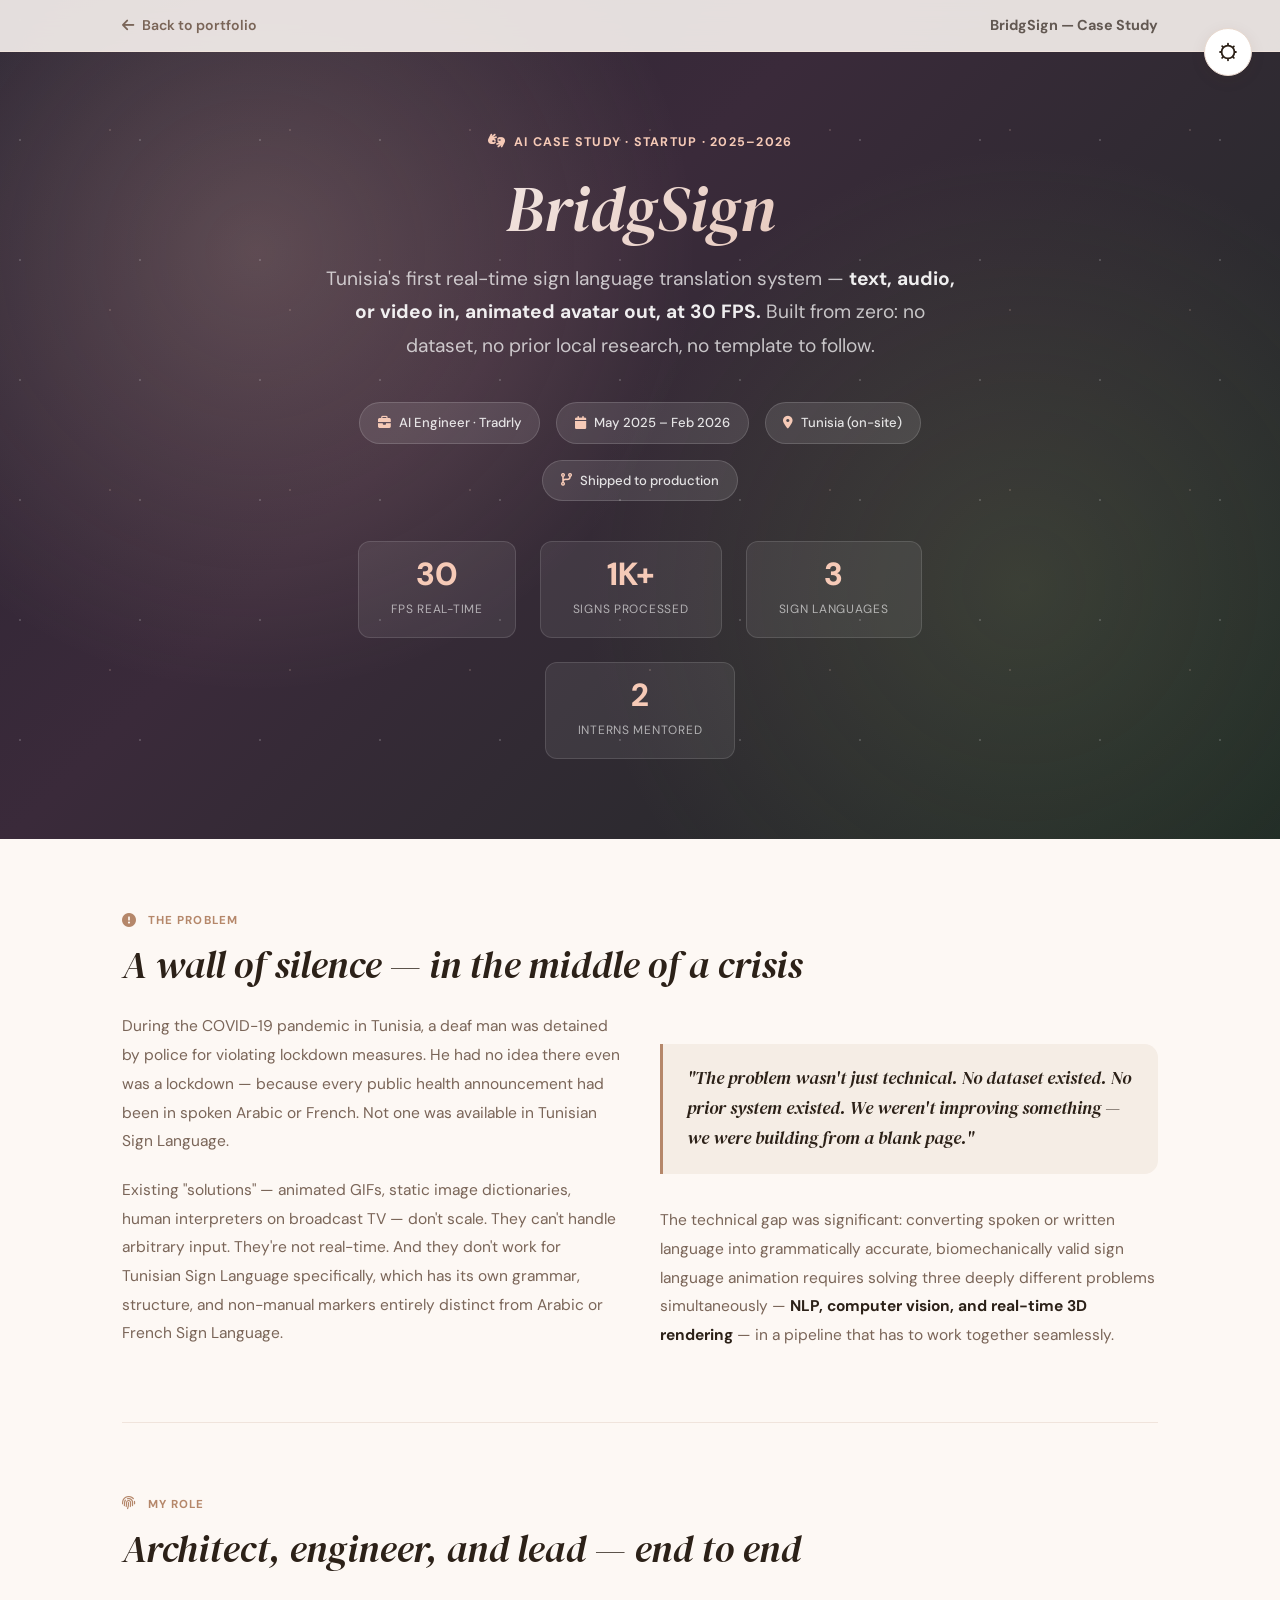
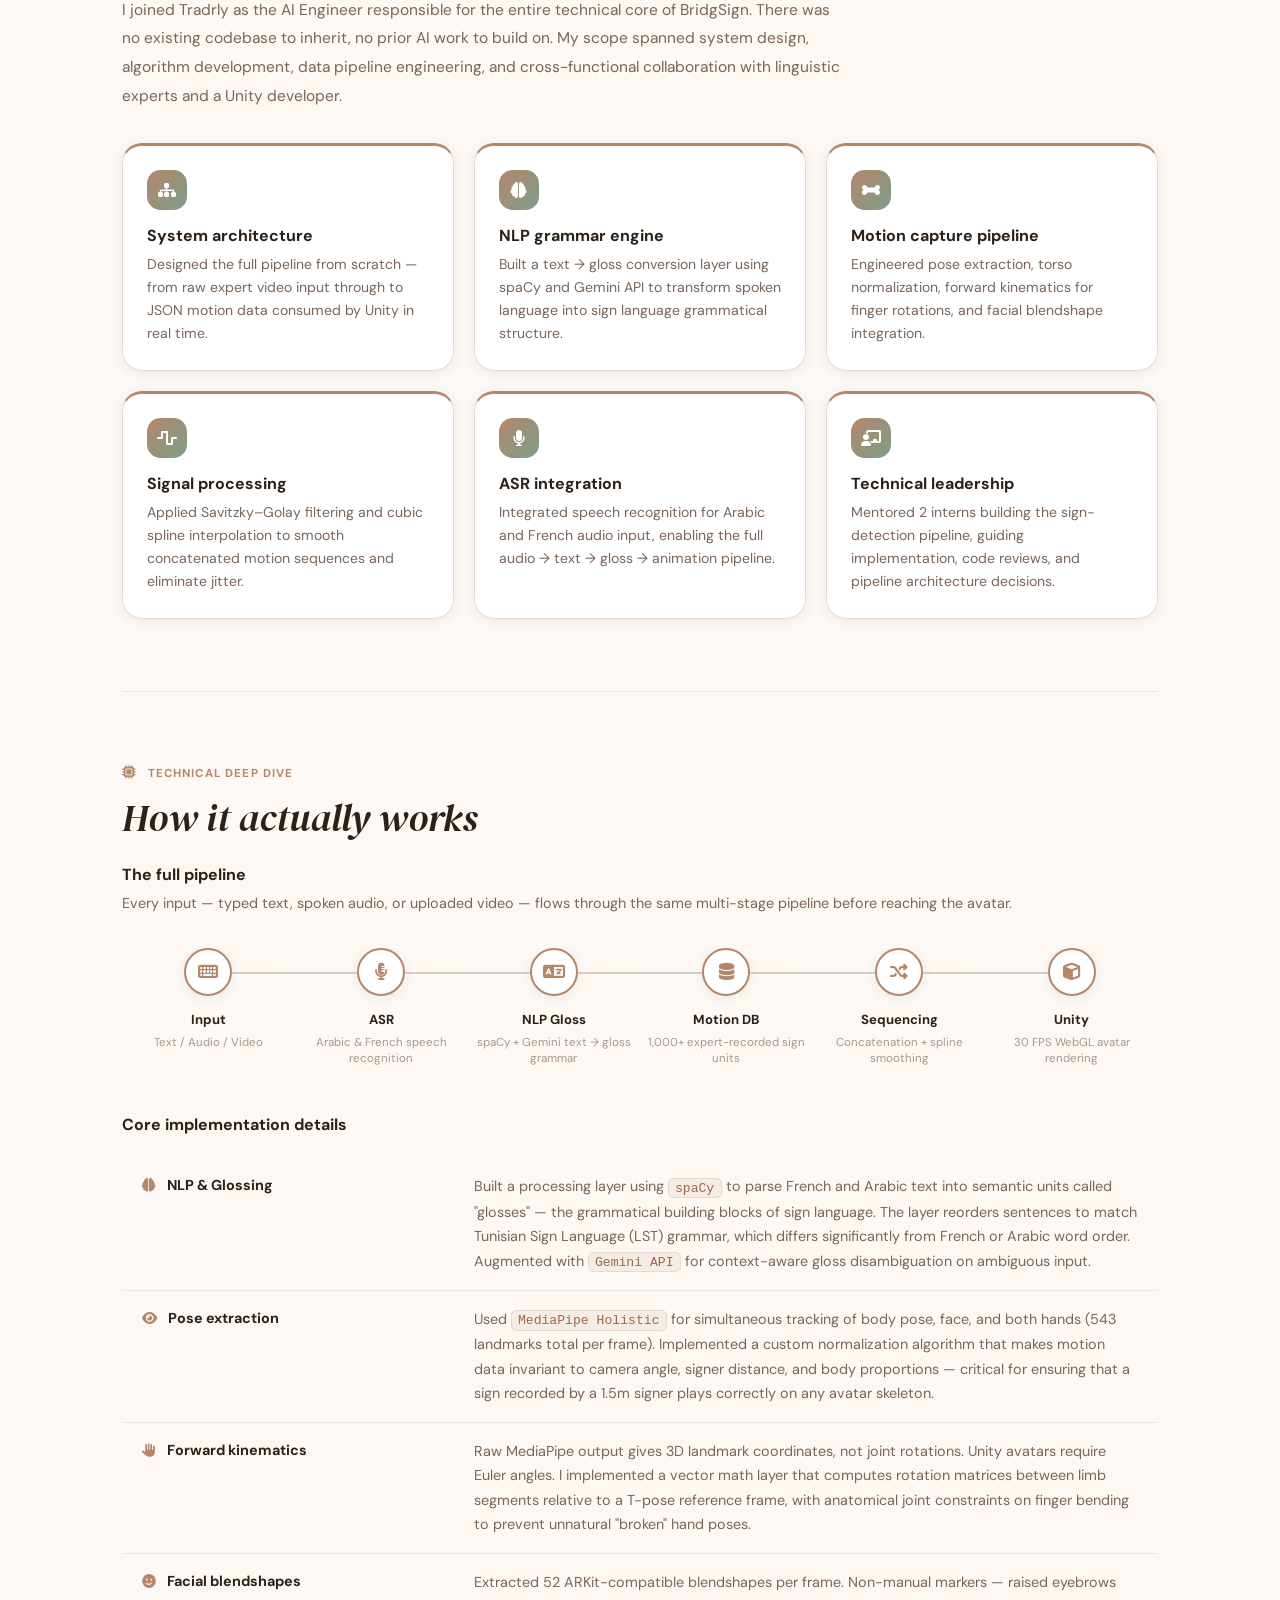
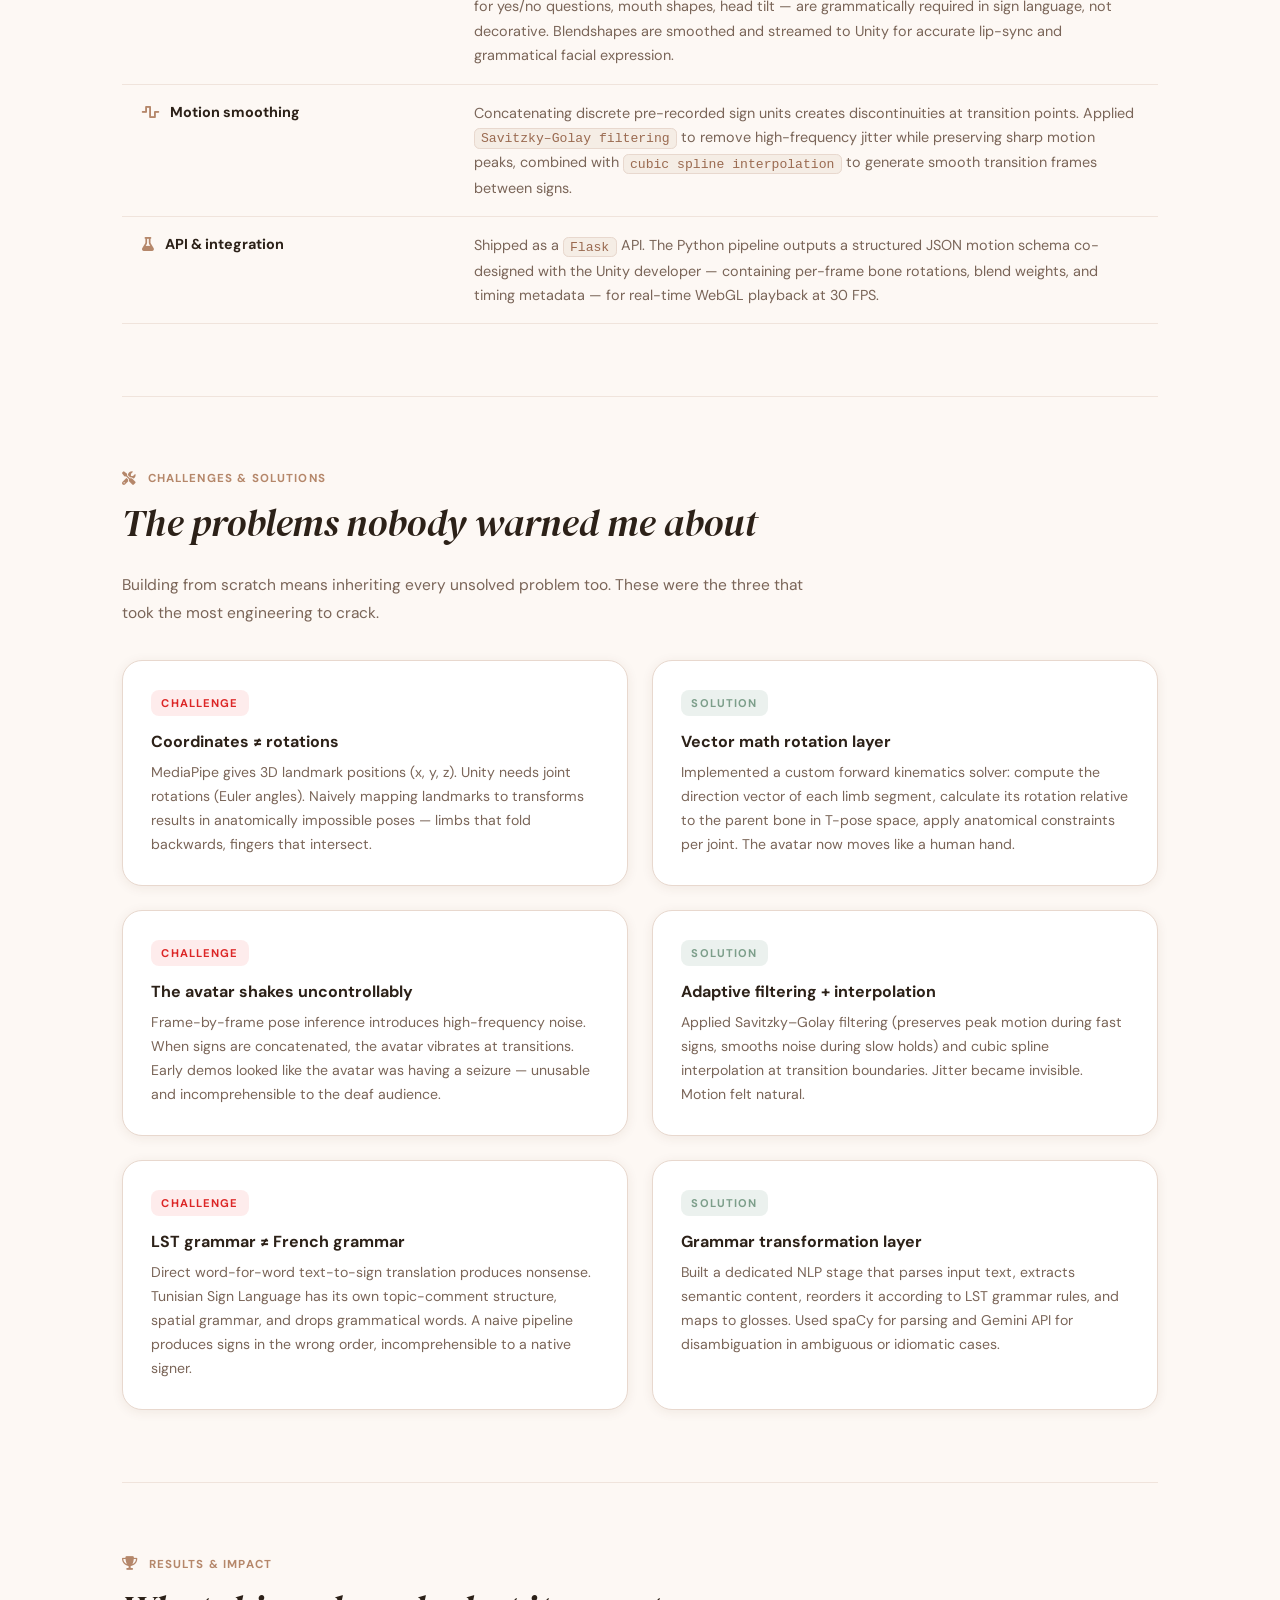
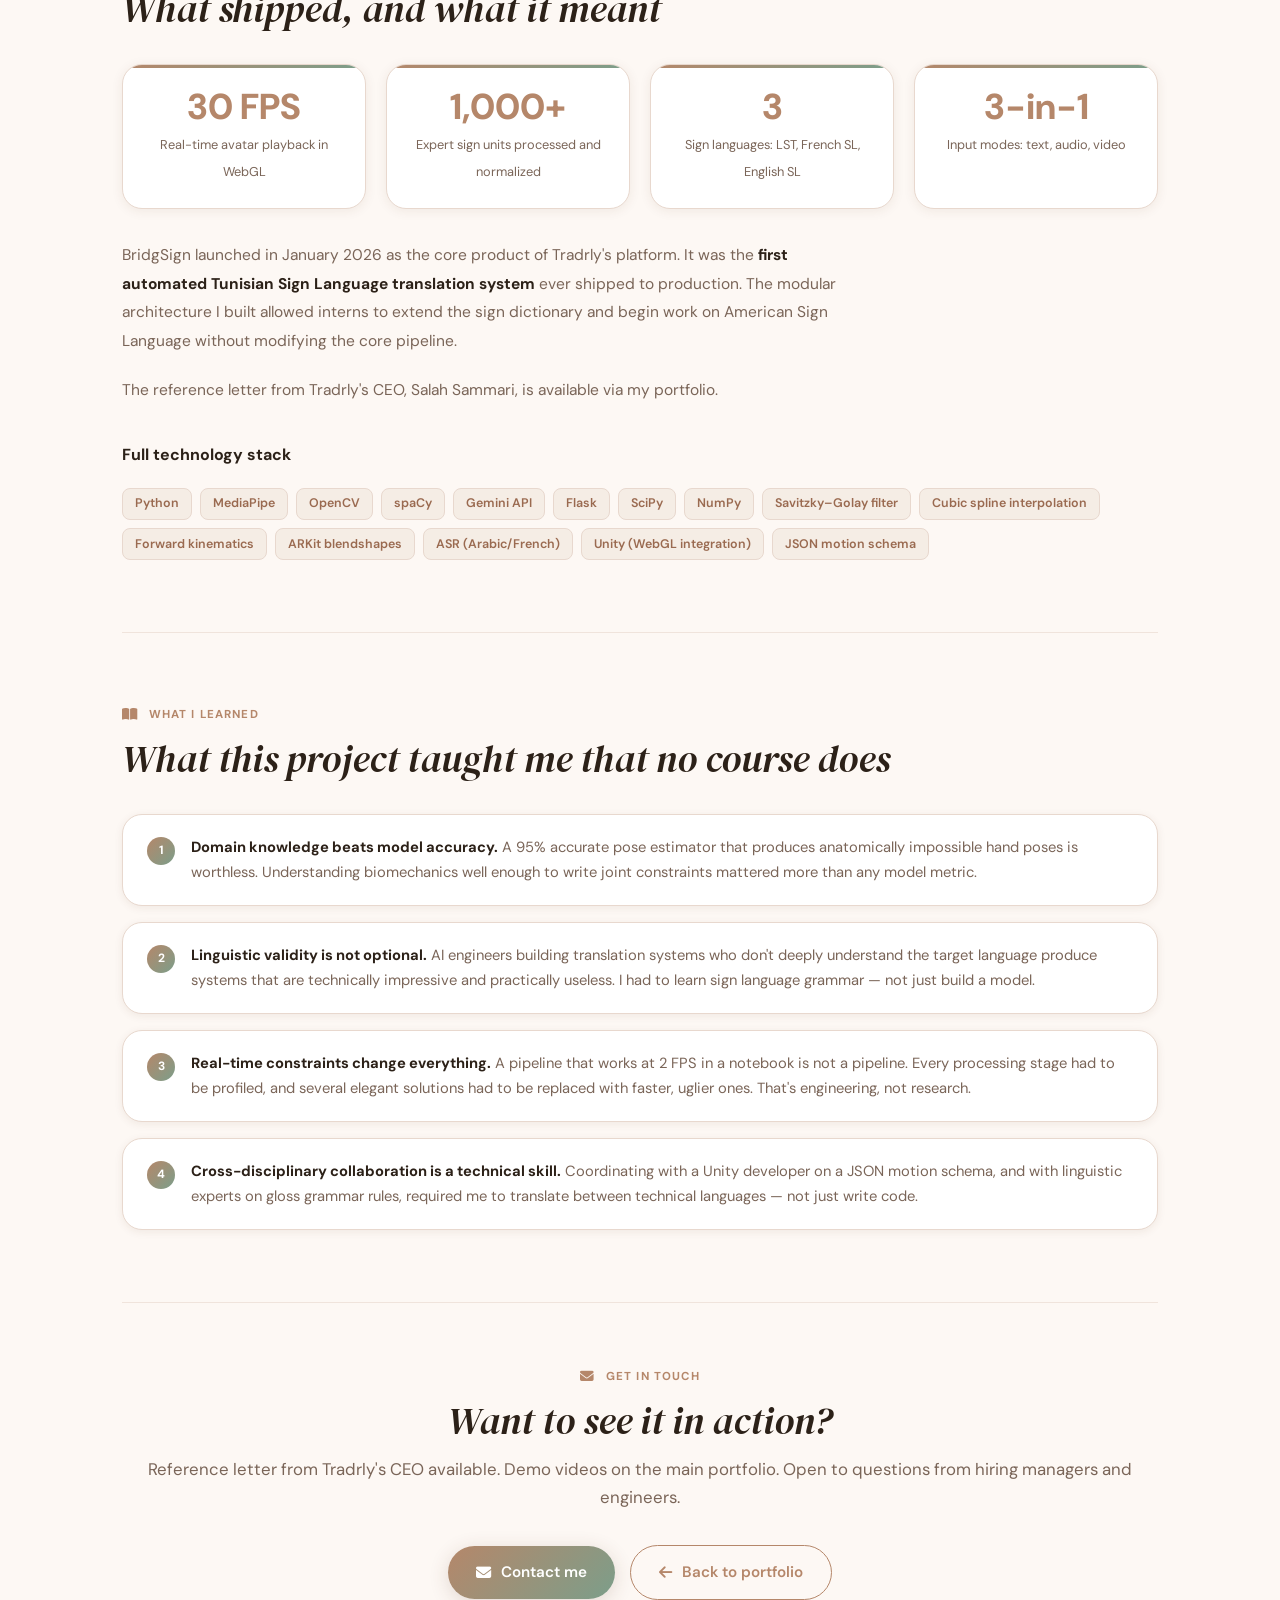
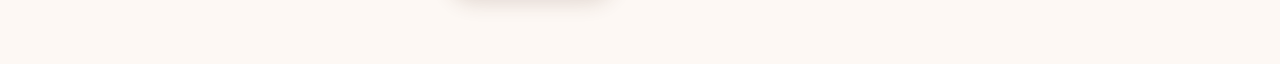
<file: Bridgsign.html>
<!DOCTYPE html>
<html lang="en" data-theme="light">

<head>
  <meta charset="UTF-8">
  <meta name="viewport" content="width=device-width, initial-scale=1.0">
  <title>BridgSign — Case Study · Mariem Aissa</title>
  <link rel="stylesheet" href="css/style.css">
  <link rel="stylesheet" href="css/bridgsign.css">
  <link rel="stylesheet" href="https://cdnjs.cloudflare.com/ajax/libs/font-awesome/6.4.0/css/all.min.css">
</head>

<body>

  <!-- NAV -->
  <nav class="cs-nav">
    <div class="cs-nav-inner">
      <a href="index.html" class="cs-back">
        <i class="fas fa-arrow-left"></i> Back to portfolio
      </a>
      <span class="cs-nav-title">BridgSign — Case Study</span>
      <button class="theme-toggle" id="themeToggle" aria-label="Toggle theme">
        <svg id="sunIcon" xmlns="http://www.w3.org/2000/svg" fill="none" viewBox="0 0 24 24" stroke="currentColor">
          <path stroke-linecap="round" stroke-linejoin="round" stroke-width="2"
            d="M12 3v1m0 16v1m8.66-9h-1M4.34 12h-1m15.07-6.07-.71.71M6.34 17.66l-.71.71m12.73 0-.71-.71M6.34 6.34l-.71-.71M12 5a7 7 0 1 1 0 14A7 7 0 0 1 12 5z" />
        </svg>
        <svg id="moonIcon" xmlns="http://www.w3.org/2000/svg" fill="none" viewBox="0 0 24 24" stroke="currentColor"
          style="display:none">
          <path stroke-linecap="round" stroke-linejoin="round" stroke-width="2"
            d="M21 12.79A9 9 0 1 1 11.21 3 7 7 0 0 0 21 12.79z" />
        </svg>
      </button>
    </div>
  </nav>

  <!-- HERO -->
  <section class="cs-hero">
    <div class="cs-hero-bg"></div>
    <div class="cs-hero-dots"></div>
    <div class="cs-hero-content">
      <div class="cs-eyebrow">
        <i class="fas fa-hands-asl-interpreting"></i>
        AI Case Study · Startup · 2025–2026
      </div>
      <h1 class="cs-hero-title">BridgSign</h1>
      <p class="cs-hero-sub">
        Tunisia's first real-time sign language translation system —
        <strong>text, audio, or video in, animated avatar out, at 30 FPS.</strong>
        Built from zero: no dataset, no prior local research, no template to follow.
      </p>
      <div class="cs-meta-row">
        <span class="cs-meta-pill"><i class="fas fa-briefcase"></i> AI Engineer · Tradrly</span>
        <span class="cs-meta-pill"><i class="fas fa-calendar"></i> May 2025 – Feb 2026</span>
        <span class="cs-meta-pill"><i class="fas fa-map-marker-alt"></i> Tunisia (on-site)</span>
        <span class="cs-meta-pill"><i class="fas fa-code-branch"></i> Shipped to production</span>
      </div>
      <div class="cs-stat-row">
        <div class="cs-stat">
          <span class="cs-stat-val">30</span>
          <span class="cs-stat-lbl">FPS real-time</span>
        </div>
        <div class="cs-stat">
          <span class="cs-stat-val">1K+</span>
          <span class="cs-stat-lbl">Signs processed</span>
        </div>
        <div class="cs-stat">
          <span class="cs-stat-val">3</span>
          <span class="cs-stat-lbl">Sign languages</span>
        </div>
        <div class="cs-stat">
          <span class="cs-stat-val">2</span>
          <span class="cs-stat-lbl">Interns mentored</span>
        </div>
      </div>
    </div>
  </section>

  <div class="cs-body">

    <!-- THE PROBLEM -->
    <section class="cs-section">
      <div class="cs-section-label"><i class="fas fa-exclamation-circle"></i> The Problem</div>
      <h2 class="cs-section-title">A wall of silence — in the middle of a crisis</h2>
      <div class="cs-two-col">
        <div class="cs-prose">
          <p>
            During the COVID-19 pandemic in Tunisia, a deaf man was detained by police for violating lockdown measures.
            He had no idea there even was a lockdown — because every public health announcement had been in spoken
            Arabic or French.
            Not one was available in Tunisian Sign Language.
          </p>
          <p>
            Existing "solutions" — animated GIFs, static image dictionaries, human interpreters on broadcast TV —
            don't scale. They can't handle arbitrary input. They're not real-time. And they don't work for Tunisian Sign
            Language specifically,
            which has its own grammar, structure, and non-manual markers entirely distinct from Arabic or French Sign
            Language.
          </p>
        </div>
        <div>
          <div class="cs-pull-quote">
            <p>"The problem wasn't just technical. No dataset existed. No prior system existed. We weren't improving
              something — we were building from a blank page."</p>
          </div>
          <div class="cs-prose" style="margin-top:1.5rem;">
            <p>
              The technical gap was significant: converting spoken or written language into grammatically accurate,
              biomechanically valid sign language animation requires solving three deeply different problems
              simultaneously — <strong>NLP, computer vision, and real-time 3D rendering</strong> — in a pipeline that
              has to work together seamlessly.
            </p>
          </div>
        </div>
      </div>
    </section>

    <!-- MY ROLE -->
    <section class="cs-section">
      <div class="cs-section-label"><i class="fas fa-fingerprint"></i> My Role</div>
      <h2 class="cs-section-title">Architect, engineer, and lead — end to end</h2>
      <div class="cs-prose" style="max-width:720px; margin-bottom:1rem;">
        <p>
          I joined Tradrly as the AI Engineer responsible for the entire technical core of BridgSign.
          There was no existing codebase to inherit, no prior AI work to build on.
          My scope spanned system design, algorithm development, data pipeline engineering, and cross-functional
          collaboration with linguistic experts and a Unity developer.
        </p>
      </div>
      <div class="cs-card-grid">
        <div class="cs-card">
          <div class="cs-card-icon"><i class="fas fa-sitemap"></i></div>
          <h3>System architecture</h3>
          <p>Designed the full pipeline from scratch — from raw expert video input through to JSON motion data consumed
            by Unity in real time.</p>
        </div>
        <div class="cs-card">
          <div class="cs-card-icon"><i class="fas fa-brain"></i></div>
          <h3>NLP grammar engine</h3>
          <p>Built a text → gloss conversion layer using spaCy and Gemini API to transform spoken language into sign
            language grammatical structure.</p>
        </div>
        <div class="cs-card">
          <div class="cs-card-icon"><i class="fas fa-bone"></i></div>
          <h3>Motion capture pipeline</h3>
          <p>Engineered pose extraction, torso normalization, forward kinematics for finger rotations, and facial
            blendshape integration.</p>
        </div>
        <div class="cs-card">
          <div class="cs-card-icon"><i class="fas fa-wave-square"></i></div>
          <h3>Signal processing</h3>
          <p>Applied Savitzky–Golay filtering and cubic spline interpolation to smooth concatenated motion sequences and
            eliminate jitter.</p>
        </div>
        <div class="cs-card">
          <div class="cs-card-icon"><i class="fas fa-microphone"></i></div>
          <h3>ASR integration</h3>
          <p>Integrated speech recognition for Arabic and French audio input, enabling the full audio → text → gloss →
            animation pipeline.</p>
        </div>
        <div class="cs-card">
          <div class="cs-card-icon"><i class="fas fa-chalkboard-teacher"></i></div>
          <h3>Technical leadership</h3>
          <p>Mentored 2 interns building the sign-detection pipeline, guiding implementation, code reviews, and pipeline
            architecture decisions.</p>
        </div>
      </div>
    </section>

    <!-- TECHNICAL DEEP DIVE -->
    <section class="cs-section">
      <div class="cs-section-label"><i class="fas fa-microchip"></i> Technical Deep Dive</div>
      <h2 class="cs-section-title">How it actually works</h2>

      <!-- Pipeline -->
      <h3 style="font-size:1rem; font-weight:700; color:var(--text); margin-bottom:0.5rem;">The full pipeline</h3>
      <p style="color:var(--text-light); font-size:0.9rem; margin-bottom:1rem;">
        Every input — typed text, spoken audio, or uploaded video — flows through the same multi-stage pipeline before
        reaching the avatar.
      </p>
      <div class="cs-pipeline">
        <div class="cs-pipeline-track">
          <div class="cs-pipe-step">
            <div class="cs-pipe-icon"><i class="fas fa-keyboard"></i></div>
            <span class="cs-pipe-name">Input</span>
            <span class="cs-pipe-desc">Text / Audio / Video</span>
          </div>
          <div class="cs-pipe-step">
            <div class="cs-pipe-icon"><i class="fas fa-microphone-alt"></i></div>
            <span class="cs-pipe-name">ASR</span>
            <span class="cs-pipe-desc">Arabic & French speech recognition</span>
          </div>
          <div class="cs-pipe-step">
            <div class="cs-pipe-icon"><i class="fas fa-language"></i></div>
            <span class="cs-pipe-name">NLP Gloss</span>
            <span class="cs-pipe-desc">spaCy + Gemini text → gloss grammar</span>
          </div>
          <div class="cs-pipe-step">
            <div class="cs-pipe-icon"><i class="fas fa-database"></i></div>
            <span class="cs-pipe-name">Motion DB</span>
            <span class="cs-pipe-desc">1,000+ expert-recorded sign units</span>
          </div>
          <div class="cs-pipe-step">
            <div class="cs-pipe-icon"><i class="fas fa-random"></i></div>
            <span class="cs-pipe-name">Sequencing</span>
            <span class="cs-pipe-desc">Concatenation + spline smoothing</span>
          </div>
          <div class="cs-pipe-step">
            <div class="cs-pipe-icon"><i class="fas fa-cube"></i></div>
            <span class="cs-pipe-name">Unity</span>
            <span class="cs-pipe-desc">30 FPS WebGL avatar rendering</span>
          </div>
        </div>
      </div>

      <!-- Implementation details -->
      <h3 style="font-size:1rem; font-weight:700; color:var(--text); margin:2.5rem 0 0.5rem;">Core implementation
        details</h3>
      <table class="cs-tech-table">
        <tbody>
          <tr>
            <th><i class="fas fa-brain"></i> NLP & Glossing</th>
            <td>
              Built a processing layer using <code>spaCy</code> to parse French and Arabic text into semantic units
              called "glosses" — the grammatical building blocks of sign language.
              The layer reorders sentences to match Tunisian Sign Language (LST) grammar, which differs significantly
              from French or Arabic word order.
              Augmented with <code>Gemini API</code> for context-aware gloss disambiguation on ambiguous input.
            </td>
          </tr>
          <tr>
            <th><i class="fas fa-eye"></i> Pose extraction</th>
            <td>
              Used <code>MediaPipe Holistic</code> for simultaneous tracking of body pose, face, and both hands (543
              landmarks total per frame).
              Implemented a custom normalization algorithm that makes motion data invariant to camera angle, signer
              distance, and body proportions —
              critical for ensuring that a sign recorded by a 1.5m signer plays correctly on any avatar skeleton.
            </td>
          </tr>
          <tr>
            <th><i class="fas fa-hand-paper"></i> Forward kinematics</th>
            <td>
              Raw MediaPipe output gives 3D landmark coordinates, not joint rotations. Unity avatars require Euler
              angles.
              I implemented a vector math layer that computes rotation matrices between limb segments relative to a
              T-pose reference frame,
              with anatomical joint constraints on finger bending to prevent unnatural "broken" hand poses.
            </td>
          </tr>
          <tr>
            <th><i class="fas fa-smile"></i> Facial blendshapes</th>
            <td>
              Extracted 52 ARKit-compatible blendshapes per frame. Non-manual markers — raised eyebrows for yes/no
              questions,
              mouth shapes, head tilt — are grammatically required in sign language, not decorative.
              Blendshapes are smoothed and streamed to Unity for accurate lip-sync and grammatical facial expression.
            </td>
          </tr>
          <tr>
            <th><i class="fas fa-wave-square"></i> Motion smoothing</th>
            <td>
              Concatenating discrete pre-recorded sign units creates discontinuities at transition points.
              Applied <code>Savitzky–Golay filtering</code> to remove high-frequency jitter while preserving sharp
              motion peaks,
              combined with <code>cubic spline interpolation</code> to generate smooth transition frames between signs.
            </td>
          </tr>
          <tr>
            <th><i class="fas fa-flask"></i> API & integration</th>
            <td>
              Shipped as a <code>Flask</code> API. The Python pipeline outputs a structured JSON motion schema
              co-designed with the Unity developer — containing per-frame bone rotations, blend weights, and timing
              metadata —
              for real-time WebGL playback at 30 FPS.
            </td>
          </tr>
        </tbody>
      </table>
    </section>

    <!-- CHALLENGES -->
    <section class="cs-section">
      <div class="cs-section-label"><i class="fas fa-tools"></i> Challenges & Solutions</div>
      <h2 class="cs-section-title">The problems nobody warned me about</h2>
      <div class="cs-prose" style="max-width:700px; margin-bottom:0.5rem;">
        <p>Building from scratch means inheriting every unsolved problem too. These were the three that took the most
          engineering to crack.</p>
      </div>
      <div class="cs-cs-grid">
        <div class="cs-challenge">
          <span class="cs-ch-label problem">Challenge</span>
          <h3>Coordinates ≠ rotations</h3>
          <p>MediaPipe gives 3D landmark positions (x, y, z). Unity needs joint rotations (Euler angles). Naively
            mapping landmarks to transforms results in anatomically impossible poses — limbs that fold backwards,
            fingers that intersect.</p>
        </div>
        <div class="cs-challenge">
          <span class="cs-ch-label solution">Solution</span>
          <h3>Vector math rotation layer</h3>
          <p>Implemented a custom forward kinematics solver: compute the direction vector of each limb segment,
            calculate its rotation relative to the parent bone in T-pose space, apply anatomical constraints per joint.
            The avatar now moves like a human hand.</p>
        </div>
        <div class="cs-challenge">
          <span class="cs-ch-label problem">Challenge</span>
          <h3>The avatar shakes uncontrollably</h3>
          <p>Frame-by-frame pose inference introduces high-frequency noise. When signs are concatenated, the avatar
            vibrates at transitions. Early demos looked like the avatar was having a seizure — unusable and
            incomprehensible to the deaf audience.</p>
        </div>
        <div class="cs-challenge">
          <span class="cs-ch-label solution">Solution</span>
          <h3>Adaptive filtering + interpolation</h3>
          <p>Applied Savitzky–Golay filtering (preserves peak motion during fast signs, smooths noise during slow holds)
            and cubic spline interpolation at transition boundaries. Jitter became invisible. Motion felt natural.</p>
        </div>
        <div class="cs-challenge">
          <span class="cs-ch-label problem">Challenge</span>
          <h3>LST grammar ≠ French grammar</h3>
          <p>Direct word-for-word text-to-sign translation produces nonsense. Tunisian Sign Language has its own
            topic-comment structure, spatial grammar, and drops grammatical words. A naive pipeline produces signs in
            the wrong order, incomprehensible to a native signer.</p>
        </div>
        <div class="cs-challenge">
          <span class="cs-ch-label solution">Solution</span>
          <h3>Grammar transformation layer</h3>
          <p>Built a dedicated NLP stage that parses input text, extracts semantic content, reorders it according to LST
            grammar rules, and maps to glosses. Used spaCy for parsing and Gemini API for disambiguation in ambiguous or
            idiomatic cases.</p>
        </div>
      </div>
    </section>

    <!-- RESULTS -->
    <section class="cs-section">
      <div class="cs-section-label"><i class="fas fa-trophy"></i> Results & Impact</div>
      <h2 class="cs-section-title">What shipped, and what it meant</h2>
      <div class="cs-result-grid">
        <div class="cs-result-card">
          <span class="cs-result-val">30 FPS</span>
          <span class="cs-result-lbl">Real-time avatar playback in WebGL</span>
        </div>
        <div class="cs-result-card">
          <span class="cs-result-val">1,000+</span>
          <span class="cs-result-lbl">Expert sign units processed and normalized</span>
        </div>
        <div class="cs-result-card">
          <span class="cs-result-val">3</span>
          <span class="cs-result-lbl">Sign languages: LST, French SL, English SL</span>
        </div>
        <div class="cs-result-card">
          <span class="cs-result-val">3-in-1</span>
          <span class="cs-result-lbl">Input modes: text, audio, video</span>
        </div>
      </div>
      <div class="cs-prose" style="margin-top:2rem; max-width:740px;">
        <p>
          BridgSign launched in January 2026 as the core product of Tradrly's platform.
          It was the <strong>first automated Tunisian Sign Language translation system</strong> ever shipped to
          production.
          The modular architecture I built allowed interns to extend the sign dictionary and begin work on American Sign
          Language without modifying the core pipeline.
        </p>
        <p>
          The reference letter from Tradrly's CEO, Salah Sammari, is available via my portfolio.
        </p>
      </div>

      <h3 style="font-size:1rem; font-weight:700; color:var(--text); margin:2.5rem 0 1rem;">Full technology stack</h3>
      <div class="cs-tags">
        <span class="cs-tag">Python</span>
        <span class="cs-tag">MediaPipe</span>
        <span class="cs-tag">OpenCV</span>
        <span class="cs-tag">spaCy</span>
        <span class="cs-tag">Gemini API</span>
        <span class="cs-tag">Flask</span>
        <span class="cs-tag">SciPy</span>
        <span class="cs-tag">NumPy</span>
        <span class="cs-tag">Savitzky–Golay filter</span>
        <span class="cs-tag">Cubic spline interpolation</span>
        <span class="cs-tag">Forward kinematics</span>
        <span class="cs-tag">ARKit blendshapes</span>
        <span class="cs-tag">ASR (Arabic/French)</span>
        <span class="cs-tag">Unity (WebGL integration)</span>
        <span class="cs-tag">JSON motion schema</span>
      </div>
    </section>

    <!-- LEARNINGS -->
    <section class="cs-section">
      <div class="cs-section-label"><i class="fas fa-book-open"></i> What I Learned</div>
      <h2 class="cs-section-title">What this project taught me that no course does</h2>
      <ul class="cs-learning-list">
        <li>
          <div class="cs-learning-num">1</div>
          <p><strong>Domain knowledge beats model accuracy.</strong> A 95% accurate pose estimator that produces
            anatomically impossible hand poses is worthless. Understanding biomechanics well enough to write joint
            constraints mattered more than any model metric.</p>
        </li>
        <li>
          <div class="cs-learning-num">2</div>
          <p><strong>Linguistic validity is not optional.</strong> AI engineers building translation systems who don't
            deeply understand the target language produce systems that are technically impressive and practically
            useless. I had to learn sign language grammar — not just build a model.</p>
        </li>
        <li>
          <div class="cs-learning-num">3</div>
          <p><strong>Real-time constraints change everything.</strong> A pipeline that works at 2 FPS in a notebook is
            not a pipeline. Every processing stage had to be profiled, and several elegant solutions had to be replaced
            with faster, uglier ones. That's engineering, not research.</p>
        </li>
        <li>
          <div class="cs-learning-num">4</div>
          <p><strong>Cross-disciplinary collaboration is a technical skill.</strong> Coordinating with a Unity developer
            on a JSON motion schema, and with linguistic experts on gloss grammar rules, required me to translate
            between technical languages — not just write code.</p>
        </li>
      </ul>
    </section>

    <!-- CTA -->
    <section class="cs-cta-section">
      <div class="cs-section-label" style="justify-content:center;"><i class="fas fa-envelope"></i> Get in touch</div>
      <h2 class="cs-section-title" style="margin-bottom:0.75rem;">Want to see it in action?</h2>
      <p>Reference letter from Tradrly's CEO available. Demo videos on the main portfolio. Open to questions from hiring
        managers and engineers.</p>
      <div>
        <a href="index.html#contact" class="cs-cta-btn"><i class="fas fa-envelope"></i> Contact me</a>
        <a href="index.html" class="cs-cta-btn outline"><i class="fas fa-arrow-left"></i> Back to portfolio</a>
      </div>
    </section>

  </div><!-- /cs-body -->

  <script>
    function applyTheme(theme) {
      const root = document.documentElement;
      const sunIcon = document.getElementById('sunIcon');
      const moonIcon = document.getElementById('moonIcon');
      root.setAttribute('data-theme', theme);
      localStorage.setItem('theme', theme);
      if (sunIcon) sunIcon.style.display = theme === 'dark' ? 'none' : 'block';
      if (moonIcon) moonIcon.style.display = theme === 'dark' ? 'block' : 'none';
    }
    const saved = localStorage.getItem('theme') || 'light';
    applyTheme(saved);
    document.getElementById('themeToggle').addEventListener('click', () => {
      const current = document.documentElement.getAttribute('data-theme') || 'light';
      applyTheme(current === 'dark' ? 'light' : 'dark');
    });
  </script>
</body>

</html>
</file>
<file: css/style.css>
/* ===== CSS VARIABLES ===== */
@import url('https://fonts.googleapis.com/css2?family=DM+Serif+Display:ital@0;1&family=DM+Sans:opsz,wght@9..40,300;9..40,400;9..40,500;9..40,600;9..40,700&display=swap');

:root {
    --primary: #b5876a;
    --primary-dark: #9a6a50;
    --primary-light: #e8c4ac;
    --accent: #7c9e8a;
    --accent-light: #b8d4c4;
    --mauve: #c9a8b2;
    --text: #2c2118;
    --text-light: #7a6558;
    --text-muted: #a8978e;
    --bg: #fdf8f4;
    --bg-light: #f5ede5;
    --bg-card: #ffffff;
    --border: #e8d8ce;
    --border-light: #f0e4dc;
    --shadow: rgba(90, 50, 30, 0.08);
    --shadow-hover: rgba(90, 50, 30, 0.16);
    --shadow-deep: rgba(90, 50, 30, 0.22);
    --hero-primary: #869B5B;
    --hero-accent: #F6CAB7;
    --radius: 0.5rem;
    --radius-sm: 0.35rem;
    --radius-lg: 0.85rem;
    --radius-xl: 1.25rem;
    --font-sans: 'DM Sans', 'Segoe UI', -apple-system, sans-serif;
    --font-display: 'DM Serif Display', Georgia, serif;
}

[data-theme="dark"] {
    --primary: #d4a488;
    --primary-dark: #e8b898;
    --primary-light: #6a3a20;
    --accent: #8db09a;
    --accent-light: #2a4a38;
    --mauve: #a07888;
    --text: #f0e8e0;
    --text-light: #c8b4a8;
    --text-muted: #907868;
    --bg: #1a1410;
    --bg-light: #241c18;
    --bg-card: #201810;
    --border: #3a2c24;
    --border-light: #2e2018;
    --shadow: rgba(0, 0, 0, 0.35);
    --shadow-hover: rgba(0, 0, 0, 0.50);
    --shadow-deep: rgba(0, 0, 0, 0.65);
}

/* RESET */
*,
*::before,
*::after {
    margin: 0;
    padding: 0;
    box-sizing: border-box
}

html {
    scroll-behavior: smooth
}

body {
    font-family: var(--font-sans);
    line-height: 1.65;
    color: var(--text);
    background: var(--bg);
    transition: background-color 0.35s ease, color 0.35s ease
}

/* TYPOGRAPHY */
h1,
h2,
h3,
h4,
h5,
h6 {
    line-height: 1.2;
    font-weight: 700;
    color: var(--text)
}

h2 {
    font-family: var(--font-display);
    font-size: clamp(1.75rem, 4vw, 2.4rem);
    font-weight: 400;
    font-style: italic
}

h3 {
    font-size: clamp(1.1rem, 2.5vw, 1.35rem);
    font-weight: 600
}

/* LAYOUT */
.container {
    max-width: 1180px;
    margin: 0 auto;
    padding: 0 2rem
}

.section {
    padding: 5rem 0;
    transition: background-color 0.35s ease;
    background: var(--bg)
}

.section-alt {
    background: var(--bg-light)
}

.section-header {
    text-align: center;
    margin-bottom: 3.5rem
}

.section-divider {
    width: 48px;
    height: 2px;
    background: linear-gradient(90deg, var(--primary), var(--accent));
    margin: 1rem auto 1.5rem;
    border-radius: 2px
}

.section-subtitle {
    color: var(--text-light);
    font-size: 1.05rem;
    margin-top: 0.5rem;
    font-weight: 400
}

/* THEME TOGGLE */
.theme-toggle {
    position: fixed;
    top: 1.75rem;
    right: 1.75rem;
    z-index: 1000;
    width: 48px;
    height: 48px;
    background: var(--bg-card);
    border: 1.5px solid var(--border);
    border-radius: 50%;
    display: flex;
    align-items: center;
    justify-content: center;
    cursor: pointer;
    transition: all 0.3s ease;
    box-shadow: 0 4px 16px var(--shadow)
}

.theme-toggle:hover {
    transform: scale(1.1) rotate(15deg);
    border-color: var(--primary);
    box-shadow: 0 6px 20px var(--shadow-hover)
}

.theme-toggle svg {
    width: 22px;
    height: 22px;
    color: var(--text);
    transition: color 0.3s
}

/* HERO */
.hero {
    position: relative;
    overflow: hidden;
    min-height: 100vh;
    display: flex;
    align-items: center;
    justify-content: center;
    color: white;
    padding: 6rem 0 4rem
}

.hero-background {
    position: absolute;
    inset: 0;
    background: radial-gradient(900px circle at 15% 20%, rgba(246, 202, 183, 0.28), transparent 55%), radial-gradient(900px circle at 85% 70%, rgba(134, 155, 91, 0.22), transparent 60%), linear-gradient(135deg, #2a2432 0%, #3a2a3a 35%, #1f2a25 100%);
    animation: gradient-shift 15s ease infinite;
    background-size: 400% 400%
}

.hero-background,
.hero-overlay,
.hero-dots {
    pointer-events: none;
}

.hero-overlay {
    position: absolute;
    inset: 0;
    background: radial-gradient(circle at 50% 20%, rgba(255, 255, 255, 0.10), transparent 45%);
    pointer-events: none
}

.hero-dots {
    position: absolute;
    inset: -40px;
    pointer-events: none;
    opacity: 0.35;
    background-image: radial-gradient(rgba(255, 255, 255, 0.55) 1px, transparent 1.2px), radial-gradient(rgba(246, 202, 183, 0.55) 1px, transparent 1.2px), radial-gradient(rgba(134, 155, 91, 0.55) 1px, transparent 1.2px);
    background-size: 120px 120px, 180px 180px, 220px 220px;
    background-position: 0 0, 40px 60px, 90px 20px
}

.hero-content {
    position: relative;
    z-index: 1;
    text-align: center;
    max-width: 900px
}

.hero-title {
    font-size: clamp(2.5rem, 6vw, 4.5rem);
    font-weight: 800;
    letter-spacing: -0.02em;
    margin-bottom: 0.75rem;
    background: linear-gradient(135deg, rgba(255, 255, 255, 0.95), rgba(246, 202, 183, 0.9));
    -webkit-background-clip: text;
    -webkit-text-fill-color: transparent;
    background-clip: text;
    animation: gradient-flow 4s ease infinite;
    background-size: 200% 200%;
    font-family: var(--font-display);
    font-style: italic
}

.hero-tagline {
    font-size: clamp(1.25rem, 3vw, 1.5rem);
    font-weight: 600;
    color: #F6CAB7;
    margin-bottom: 1.5rem;
    opacity: 0.95;
    letter-spacing: 0.04em
}

.hero-headline {
    max-width: 720px;
    margin: 0 auto 2rem;
    font-size: clamp(1rem, 2vw, 1.1rem);
    line-height: 1.85;
    color: rgba(255, 255, 255, 0.82)
}

.hero-headline strong {
    color: rgba(255, 255, 255, 0.95);
    font-weight: 600
}

.hero-pills {
    display: flex;
    flex-wrap: wrap;
    gap: 1rem;
    justify-content: center;
    margin: 2rem 0
}

.pill {
    display: inline-flex;
    align-items: center;
    gap: 0.65rem;
    padding: 0.75rem 1.25rem;
    border-radius: 999px;
    text-decoration: none;
    font-weight: 500;
    font-size: 0.9rem;
    color: rgba(255, 255, 255, 0.9);
    background: rgba(255, 255, 255, 0.10);
    border: 1px solid rgba(255, 255, 255, 0.16);
    backdrop-filter: blur(8px);
    -webkit-backdrop-filter: blur(8px);
    transition: all 0.3s ease
}

.pill:hover {
    transform: translateY(-2px);
    background: rgba(246, 202, 183, 0.18);
    border-color: rgba(246, 202, 183, 0.40)
}

.pill i {
    font-size: 1rem;
    color: #F6CAB7
}

.hero-cta {
    margin-top: 2rem
}

.cta-button {
    display: inline-flex;
    align-items: center;
    gap: 0.6rem;
    padding: 0.9rem 1.75rem;
    border-radius: 999px;
    text-decoration: none;
    font-weight: 600;
    font-size: 1rem;
    color: #1f2937;
    background: linear-gradient(135deg, #F6CAB7, rgba(246, 202, 183, 0.8));
    border: 1px solid rgba(246, 202, 183, 0.6);
    box-shadow: 0 10px 30px rgba(0, 0, 0, 0.25);
    transition: all 0.3s ease
}

.cta-button:hover {
    transform: translateY(-2px);
    box-shadow: 0 15px 40px rgba(0, 0, 0, 0.3);
    filter: brightness(1.05)
}

.scroll-hint {
    margin-top: 3rem;
    opacity: 0.6;
    display: flex;
    justify-content: center
}

.scroll-indicator {
    display: block;
    width: 24px;
    height: 38px;
    border-radius: 999px;
    border: 2px solid rgba(255, 255, 255, 0.4);
    position: relative
}

.scroll-indicator::after {
    content: "";
    width: 4px;
    height: 8px;
    border-radius: 999px;
    background: rgba(255, 255, 255, 0.6);
    position: absolute;
    left: 50%;
    transform: translateX(-50%);
    top: 8px;
    animation: scroll-bounce 1.5s infinite ease-in-out
}

/* EXPERIENCE */
.experience-grid {
    display: grid;
    gap: 1.5rem
}

.experience-card {
    background: var(--bg-card);
    padding: 2rem;
    border-radius: var(--radius-xl);
    border: 1px solid var(--border);
    border-left: 3px solid var(--primary);
    box-shadow: 0 2px 12px var(--shadow);
    transition: all 0.3s ease
}

.experience-card:hover {
    box-shadow: 0 8px 30px var(--shadow-hover);
    transform: translateY(-2px)
}

.exp-header {
    display: flex;
    justify-content: space-between;
    align-items: flex-start;
    margin-bottom: 1.25rem;
    gap: 1rem;
    flex-wrap: wrap;
    padding-bottom: 1rem;
    border-bottom: 1px solid var(--border)
}

.exp-title-group {
    flex: 1;
    min-width: 250px
}

.exp-title {
    font-size: 1.15rem;
    font-weight: 600;
    color: var(--text);
    margin-bottom: 0.4rem
}

.exp-company {
    font-size: 0.95rem;
    color: var(--primary);
    font-weight: 600
}

.exp-meta {
    text-align: right;
    color: var(--text-light);
    font-size: 0.85rem;
    display: flex;
    flex-direction: column;
    gap: 0.2rem
}

.exp-period {
    font-weight: 600;
    color: var(--text-light)
}

.exp-highlights {
    list-style: none;
    margin: 1rem 0 1.5rem
}

.exp-highlights li {
    display: flex;
    align-items: flex-start;
    gap: 0.75rem;
    margin-bottom: 0.75rem;
    color: var(--text-light);
    line-height: 1.75;
    font-size: 0.93rem
}

.exp-highlights li::before {
    content: "▸";
    color: var(--primary);
    flex-shrink: 0;
    margin-top: 0.1rem;
    font-size: 0.85rem
}

.exp-highlights strong {
    color: var(--text)
}

.tech-stack {
    display: flex;
    flex-wrap: wrap;
    gap: 0.45rem;
    margin-top: 1.25rem
}

.tech-tag {
    padding: 0.3rem 0.7rem;
    background: var(--bg-light);
    color: var(--primary-dark);
    border-radius: var(--radius);
    font-size: 0.78rem;
    font-weight: 600;
    border: 1px solid var(--border);
    transition: all 0.2s ease;
    letter-spacing: 0.01em
}

[data-theme="dark"] .tech-tag {
    background: var(--bg-light);
    color: var(--primary);
    border-color: var(--border)
}

.tech-tag:hover {
    background: var(--primary);
    color: white;
    border-color: var(--primary)
}

/* EDUCATION */
.education-grid {
    display: grid;
    grid-template-columns: repeat(auto-fit, minmax(320px, 1fr));
    gap: 1.5rem
}

.education-card {
    background: var(--bg-card);
    padding: 2rem;
    border-radius: var(--radius-xl);
    border: 1px solid var(--border);
    box-shadow: 0 2px 12px var(--shadow);
    display: flex;
    gap: 1.5rem;
    align-items: flex-start;
    transition: all 0.3s ease
}

.education-card:hover {
    box-shadow: 0 8px 30px var(--shadow-hover);
    transform: translateY(-2px)
}

.education-icon {
    width: 3rem;
    height: 3rem;
    background: linear-gradient(135deg, var(--primary), var(--accent));
    border-radius: var(--radius-lg);
    display: flex;
    align-items: center;
    justify-content: center;
    flex-shrink: 0
}

.education-icon i {
    font-size: 1.4rem;
    color: white
}

.education-details {
    flex: 1
}

.education-details h3 {
    font-size: 1.1rem;
    color: var(--text);
    margin-bottom: 0.5rem;
    font-weight: 600
}

.education-institution {
    color: var(--primary);
    font-weight: 600;
    font-size: 0.9rem;
    margin-bottom: 0.75rem
}

.education-highlight {
    font-size: 0.85rem;
    color: var(--text-light);
    margin-bottom: 0.75rem;
    font-style: italic;
    padding: 0.6rem 0.8rem;
    background: var(--bg-light);
    border-radius: var(--radius);
    border-left: 2px solid var(--accent)
}

.education-meta {
    display: flex;
    flex-direction: column;
    gap: 0.3rem;
    font-size: 0.82rem;
    color: var(--text-muted)
}

.education-meta span {
    display: flex;
    align-items: center;
    gap: 0.4rem
}

.education-meta i {
    color: var(--accent)
}

/* ===== TESTIMONIALS SLIDER ===== */
.testimonials-wrapper {
    position: relative;
    max-width: 760px;
    margin: 0 auto
}

.testimonials-slider {
    overflow: hidden;
    border-radius: var(--radius-xl)
}

.testimonials-track {
    display: flex;
    transition: transform 0.5s cubic-bezier(0.4, 0, 0.2, 1)
}

.testimonial-card {
    min-width: 100%;
    background: var(--bg-card);
    padding: 2.5rem;
    border-radius: var(--radius-xl);
    border: 1px solid var(--border);
    box-shadow: 0 4px 24px var(--shadow);
    position: relative;
    overflow: hidden
}

.testimonial-card::before {
    content: '';
    position: absolute;
    top: 0;
    left: 0;
    right: 0;
    height: 3px;
    background: linear-gradient(90deg, var(--primary), var(--accent), var(--mauve))
}

.testimonial-company-logo {
    display: flex;
    align-items: center;
    gap: 0.75rem;
    margin-bottom: 1.5rem
}

.testimonial-logo-img {
    height: 30px;
    width: auto;
    object-fit: contain;
    border-radius: 4px;
    opacity: 0.85;
    filter: grayscale(20%);
    transition: opacity 0.2s
}

[data-theme="dark"] .testimonial-logo-img {
    filter: brightness(0.8) grayscale(20%);
    opacity: 0.65
}

.testimonial-logo-name {
    font-size: 0.78rem;
    font-weight: 700;
    color: var(--text-muted);
    letter-spacing: 0.06em;
    text-transform: uppercase
}

.testimonial-quote {
    font-size: 2.8rem;
    color: var(--primary-light);
    line-height: 1;
    margin-bottom: 0.5rem;
    opacity: 0.7
}

.testimonial-excerpt {
    font-style: italic;
    color: var(--text);
    line-height: 1.85;
    font-size: 1.02rem;
    margin-bottom: 0.85rem;
    font-family: var(--font-display);
    font-weight: 400
}

.testimonial-read-more {
    display: inline-flex;
    align-items: center;
    gap: 0.35rem;
    font-size: 0.8rem;
    color: var(--primary);
    font-weight: 600;
    cursor: pointer;
    background: none;
    border: none;
    padding: 0;
    letter-spacing: 0.02em;
    transition: color 0.2s;
    font-family: var(--font-sans);
    text-decoration: underline;
    text-underline-offset: 3px
}

.testimonial-read-more:hover {
    color: var(--primary-dark)
}

.testimonial-footer {
    display: flex;
    justify-content: space-between;
    align-items: center;
    margin-top: 1.75rem;
    padding-top: 1.25rem;
    border-top: 1px solid var(--border)
}

.testimonial-author strong {
    display: block;
    font-weight: 600;
    color: var(--text);
    margin-bottom: 0.2rem;
    font-size: 0.92rem
}

.testimonial-author span {
    color: var(--text-light);
    font-size: 0.82rem
}

.testimonial-note {
    color: var(--text-muted);
    font-size: 0.78rem;
    font-style: italic;
    margin-top: 0.75rem
}

.testimonials-nav {
    display: flex;
    align-items: center;
    justify-content: center;
    gap: 1.5rem;
    margin-top: 1.75rem
}

.testimonials-btn {
    width: 40px;
    height: 40px;
    border-radius: 50%;
    border: 1.5px solid var(--border);
    background: var(--bg-card);
    color: var(--text);
    display: flex;
    align-items: center;
    justify-content: center;
    cursor: pointer;
    transition: all 0.25s ease;
    font-size: 0.85rem;
    box-shadow: 0 2px 8px var(--shadow)
}

.testimonials-btn:hover {
    border-color: var(--primary);
    color: var(--primary);
    box-shadow: 0 4px 16px var(--shadow-hover);
    transform: scale(1.05)
}

.testimonials-dots {
    display: flex;
    gap: 0.45rem;
    align-items: center
}

.t-dot {
    width: 7px;
    height: 7px;
    border-radius: 50%;
    background: var(--border);
    cursor: pointer;
    transition: all 0.25s ease;
    border: none;
    padding: 0
}

.t-dot.active {
    background: var(--primary);
    width: 22px;
    border-radius: 4px
}

/* TESTIMONIAL READ MORE MODAL */
.tm-overlay {
    display: none;
    position: fixed;
    inset: 0;
    background: rgba(0, 0, 0, 0.55);
    backdrop-filter: blur(4px);
    z-index: 9998;
    align-items: center;
    justify-content: center;
    padding: 1.5rem
}

.tm-overlay.active {
    display: flex
}

.tm-modal {
    background: var(--bg-card);
    border-radius: var(--radius-xl);
    border: 1px solid var(--border);
    box-shadow: 0 20px 60px var(--shadow-deep);
    max-width: 620px;
    width: 100%;
    max-height: 80vh;
    overflow: hidden;
    display: flex;
    flex-direction: column;
    animation: tmSlide 0.3s cubic-bezier(0.34, 1.56, 0.64, 1)
}

@keyframes tmSlide {
    from {
        opacity: 0;
        transform: translateY(20px) scale(0.97)
    }

    to {
        opacity: 1;
        transform: translateY(0) scale(1)
    }
}

.tm-header {
    display: flex;
    align-items: center;
    justify-content: space-between;
    padding: 1.5rem 1.75rem 1rem;
    border-bottom: 1px solid var(--border);
    flex-shrink: 0
}

.tm-header-info {
    display: flex;
    flex-direction: column;
    gap: 0.15rem
}

.tm-header strong {
    font-size: 1rem;
    color: var(--text)
}

.tm-header span {
    font-size: 0.82rem;
    color: var(--text-light)
}

.tm-close {
    width: 34px;
    height: 34px;
    border-radius: 50%;
    border: 1px solid var(--border);
    background: transparent;
    color: var(--text-light);
    cursor: pointer;
    display: flex;
    align-items: center;
    justify-content: center;
    font-size: 0.85rem;
    transition: all 0.2s
}

.tm-close:hover {
    background: var(--bg-light);
    color: var(--text);
    border-color: var(--primary)
}

.tm-body {
    padding: 1.5rem 1.75rem 1.75rem;
    overflow-y: auto;
    flex: 1;
    scrollbar-width: thin;
    scrollbar-color: var(--border) transparent
}

.tm-body p {
    font-size: 0.95rem;
    line-height: 1.85;
    color: var(--text-light);
    font-style: italic
}

/* PROJECTS */
.projects-grid {
    display: grid;
    grid-template-columns: repeat(auto-fit, minmax(320px, 1fr));
    gap: 1.75rem
}

.project-card {
    background: var(--bg-card);
    padding: 2rem;
    border-radius: var(--radius-xl);
    border: 1px solid var(--border);
    box-shadow: 0 2px 12px var(--shadow);
    border-top: 3px solid var(--primary);
    transition: all 0.3s ease;
    display: flex;
    flex-direction: column
}

.project-card:hover {
    box-shadow: 0 12px 40px var(--shadow-hover);
    transform: translateY(-3px)
}

.project-header {
    display: flex;
    justify-content: space-between;
    align-items: flex-start;
    margin-bottom: 1rem;
    gap: 1rem;
    padding-bottom: 1rem;
    border-bottom: 1px solid var(--border)
}

.project-header h3 {
    font-size: 1.1rem;
    color: var(--text);
    flex: 1;
    font-weight: 700
}

.badge {
    padding: 0.25rem 0.65rem;
    border-radius: var(--radius);
    font-size: 0.68rem;
    font-weight: 700;
    text-transform: uppercase;
    letter-spacing: 0.5px;
    flex-shrink: 0
}

.badge-startup {
    background: var(--primary);
    color: white
}

.badge-production {
    background: var(--accent);
    color: white
}

.badge-live {
    background: var(--mauve);
    color: white
}

.project-description {
    color: var(--text-light);
    margin-bottom: 1rem;
    line-height: 1.75;
    font-size: 0.92rem
}

.project-impact {
    padding: 0.75rem 1rem;
    background: var(--bg-light);
    border-radius: var(--radius);
    border-left: 2px solid var(--accent);
    margin-bottom: 1rem;
    font-weight: 500;
    color: var(--text);
    font-size: 0.88rem;
    display: flex;
    align-items: center;
    gap: 0.5rem
}

.project-impact i {
    color: var(--accent)
}

.project-links {
    display: flex;
    gap: 0.6rem;
    flex-wrap: wrap;
    margin-top: auto;
    padding-top: 1.25rem
}

/* BUTTONS */
.btn {
    display: inline-flex;
    align-items: center;
    gap: 0.45rem;
    padding: 0.55rem 1.1rem;
    font-size: 0.85rem;
    font-weight: 600;
    text-decoration: none;
    border-radius: var(--radius);
    transition: all 0.25s ease;
    border: 1.5px solid transparent;
    cursor: pointer;
    font-family: var(--font-sans)
}

.btn-primary {
    background: var(--primary);
    color: white;
    border-color: var(--primary)
}

.btn-primary:hover {
    background: var(--primary-dark);
    border-color: var(--primary-dark);
    transform: translateY(-1px);
    box-shadow: 0 4px 12px var(--shadow-hover)
}

.btn-outline {
    border-color: var(--border);
    color: var(--text-light);
    background: transparent
}

.btn-outline:hover {
    border-color: var(--primary);
    color: var(--primary);
    background: var(--bg-light)
}

.btn-large {
    padding: 0.85rem 1.75rem;
    font-size: 1rem;
    border-radius: var(--radius-lg)
}

.btn-demo {
    display: inline-flex;
    align-items: center;
    gap: 0.45rem;
    padding: 0.55rem 1.1rem;
    background: linear-gradient(135deg, var(--primary), var(--primary-dark));
    color: white;
    border: none;
    border-radius: var(--radius);
    font-size: 0.85rem;
    font-weight: 600;
    cursor: pointer;
    transition: all 0.25s ease;
    font-family: var(--font-sans);
    text-decoration: none
}

.btn-demo:hover {
    transform: translateY(-1px);
    box-shadow: 0 6px 20px rgba(181, 135, 106, 0.4);
    filter: brightness(1.05)
}

/* SKILLS */
.skills-grid {
    display: grid;
    grid-template-columns: repeat(auto-fit, minmax(280px, 1fr));
    gap: 1.5rem
}

.skill-category {
    background: var(--bg-card);
    padding: 2rem;
    border-radius: var(--radius-xl);
    border: 1px solid var(--border);
    box-shadow: 0 2px 12px var(--shadow);
    transition: all 0.3s ease
}

.skill-category:hover {
    box-shadow: 0 8px 30px var(--shadow-hover);
    transform: translateY(-2px)
}

.skill-icon {
    width: 2.8rem;
    height: 2.8rem;
    background: linear-gradient(135deg, var(--primary), var(--accent));
    border-radius: var(--radius-lg);
    display: flex;
    align-items: center;
    justify-content: center;
    margin-bottom: 1rem
}

.skill-icon i {
    font-size: 1.3rem;
    color: white
}

.skill-category h3 {
    font-size: 1rem;
    color: var(--text);
    margin-bottom: 1rem;
    font-weight: 700;
    letter-spacing: -0.01em
}

.skill-list {
    list-style: none
}

.skill-list li {
    display: flex;
    align-items: flex-start;
    gap: 0.6rem;
    margin-bottom: 0.6rem;
    color: var(--text-light);
    font-size: 0.88rem;
    line-height: 1.6
}

.skill-list li::before {
    content: "✦";
    color: var(--accent);
    font-weight: bold;
    flex-shrink: 0;
    font-size: 0.65rem;
    margin-top: 0.3rem
}

/* CONTACT */
.contact-grid {
    display: grid;
    grid-template-columns: repeat(auto-fit, minmax(240px, 1fr));
    gap: 1.25rem;
    margin-bottom: 2rem
}

.contact-card {
    background: var(--bg-card);
    padding: 1.75rem;
    border-radius: var(--radius-xl);
    text-align: center;
    border: 1px solid var(--border);
    box-shadow: 0 2px 12px var(--shadow);
    transition: all 0.3s ease;
    text-decoration: none;
    display: block
}

.contact-card:hover {
    box-shadow: 0 8px 30px var(--shadow-hover);
    border-color: var(--primary);
    transform: translateY(-2px)
}

.contact-icon {
    width: 3.25rem;
    height: 3.25rem;
    background: linear-gradient(135deg, var(--primary), var(--accent));
    border-radius: 50%;
    display: flex;
    align-items: center;
    justify-content: center;
    margin: 0 auto 1rem
}

.contact-icon i {
    font-size: 1.35rem;
    color: white
}

.contact-details {
    display: flex;
    flex-direction: column;
    gap: 0.2rem
}

.contact-label {
    font-size: 0.75rem;
    color: var(--text-muted);
    font-weight: 600;
    text-transform: uppercase;
    letter-spacing: 0.06em
}

.contact-value {
    font-weight: 600;
    color: var(--text);
    font-size: 0.95rem
}

.contact-cta {
    text-align: center;
    margin-top: 3rem
}

/* FOOTER */
.footer {
    background: #1a1410;
    color: rgba(255, 255, 255, 0.85);
    text-align: center;
    padding: 2.5rem 0;
    transition: background-color 0.35s ease
}

[data-theme="dark"] .footer {
    background: #0d0a08
}

.footer p {
    opacity: 0.85;
    margin-bottom: 0.5rem;
    font-size: 0.9rem
}

.footer-tagline {
    font-size: 0.8rem;
    opacity: 0.55
}

/* BRIDGSIGN MODAL */
.bs-modal-overlay {
    display: none;
    position: fixed;
    inset: 0;
    background: rgba(0, 0, 0, 0.7);
    backdrop-filter: blur(6px);
    z-index: 9999;
    align-items: center;
    justify-content: center;
    padding: 1rem
}

.bs-modal-overlay.active {
    display: flex
}

.bs-modal {
    background: var(--bg-card);
    border-radius: var(--radius-xl);
    border: 1px solid var(--border);
    box-shadow: 0 24px 80px var(--shadow-deep);
    width: 100%;
    max-width: 820px;
    max-height: 90vh;
    display: flex;
    flex-direction: column;
    animation: bsSlideUp 0.3s cubic-bezier(0.34, 1.56, 0.64, 1);
    overflow: hidden
}

@keyframes bsSlideUp {
    from {
        opacity: 0;
        transform: translateY(30px) scale(0.97)
    }

    to {
        opacity: 1;
        transform: translateY(0) scale(1)
    }
}

.bs-modal-header {
    display: flex;
    align-items: center;
    justify-content: space-between;
    padding: 1.4rem 1.6rem 1rem;
    border-bottom: 1px solid var(--border);
    flex-shrink: 0;
    background: var(--bg-card)
}

.bs-modal-title {
    display: flex;
    align-items: center;
    gap: 1rem
}

.bs-modal-title h2 {
    font-size: 1.2rem;
    font-weight: 700;
    color: var(--text);
    margin: 0;
    font-family: var(--font-sans);
    font-style: normal
}

.bs-modal-title p {
    font-size: 0.78rem;
    color: var(--text-light);
    margin: 0
}

.bs-logo-badge {
    width: 42px;
    height: 42px;
    background: linear-gradient(135deg, var(--primary-dark), var(--primary));
    border-radius: var(--radius-lg);
    display: flex;
    align-items: center;
    justify-content: center;
    color: white;
    font-size: 1.1rem;
    flex-shrink: 0
}

.bs-close {
    width: 34px;
    height: 34px;
    border-radius: 50%;
    border: 1px solid var(--border);
    background: transparent;
    color: var(--text-light);
    cursor: pointer;
    display: flex;
    align-items: center;
    justify-content: center;
    font-size: 0.85rem;
    transition: all 0.2s;
    flex-shrink: 0
}

.bs-close:hover {
    background: var(--bg-light);
    color: var(--text);
    border-color: var(--primary)
}

.bs-tabs {
    display: flex;
    gap: 0.15rem;
    padding: 0.6rem 1.6rem 0;
    border-bottom: 1px solid var(--border);
    flex-shrink: 0;
    overflow-x: auto;
    scrollbar-width: none;
    background: var(--bg-card)
}

.bs-tabs::-webkit-scrollbar {
    display: none
}

.bs-tab {
    display: flex;
    align-items: center;
    gap: 0.4rem;
    padding: 0.55rem 0.9rem;
    border: none;
    background: transparent;
    color: var(--text-light);
    font-size: 0.83rem;
    font-weight: 500;
    cursor: pointer;
    border-bottom: 2px solid transparent;
    margin-bottom: -1px;
    transition: all 0.2s;
    white-space: nowrap;
    font-family: var(--font-sans);
    border-radius: 6px 6px 0 0
}

.bs-tab:hover {
    color: var(--text);
    background: var(--bg-light)
}

.bs-tab.active {
    color: var(--primary);
    border-bottom-color: var(--primary);
    font-weight: 600
}

.bs-tab i {
    font-size: 0.85rem
}

.bs-modal-body {
    flex: 1;
    overflow-y: auto;
    padding: 1.6rem;
    scrollbar-width: thin;
    scrollbar-color: var(--border) transparent;
    background: var(--bg-card)
}

.bs-panel {
    display: none
}

.bs-panel.active {
    display: block
}

.bs-panel-intro {
    margin-bottom: 1.25rem
}

.bs-panel-intro h3 {
    font-size: 1.05rem;
    font-weight: 700;
    color: var(--text);
    margin-bottom: 0.35rem;
    font-family: var(--font-sans)
}

.bs-panel-intro p {
    font-size: 0.88rem;
    color: var(--text-light);
    line-height: 1.65
}

.bs-video-wrapper {
    background: #000;
    border-radius: var(--radius-lg);
    overflow: hidden;
    border: 1px solid var(--border);
    margin-bottom: 0.75rem;
    aspect-ratio: 16/9;
    display: flex;
    align-items: center;
    justify-content: center
}

.bs-video {
    width: 100%;
    height: 100%;
    display: block;
    object-fit: contain
}

.bs-video-caption {
    display: flex;
    align-items: flex-start;
    gap: 0.5rem;
    font-size: 0.78rem;
    color: var(--text-light);
    padding: 0.55rem 0.75rem;
    background: var(--bg-light);
    border-radius: var(--radius);
    border: 1px solid var(--border);
    margin-bottom: 1.25rem
}

.bs-video-caption i {
    color: var(--accent);
    flex-shrink: 0;
    margin-top: 1px
}

.bs-sign-picker {
    margin: 1.25rem 0 0.75rem
}

.bs-sign-picker-label {
    font-size: 0.75rem;
    font-weight: 700;
    color: var(--text-muted);
    text-transform: uppercase;
    letter-spacing: 0.06em;
    margin-bottom: 0.75rem;
    display: flex;
    align-items: center;
    gap: 0.4rem
}

.bs-sign-picker-label i {
    color: var(--primary)
}

.bs-sign-chips {
    display: flex;
    flex-direction: column;
    gap: 0.5rem
}

.bs-sign-chip {
    display: flex;
    align-items: center;
    gap: 0.9rem;
    padding: 0.85rem 1rem;
    background: var(--bg-light);
    border: 1px solid var(--border);
    border-radius: var(--radius-lg);
    transition: border-color 0.2s, box-shadow 0.2s
}

.bs-sign-chip:hover {
    border-color: var(--primary);
    box-shadow: 0 2px 12px var(--shadow-hover)
}

.bs-sign-icon {
    font-size: 1.5rem;
    flex-shrink: 0;
    width: 38px;
    text-align: center
}

.bs-sign-chip strong {
    display: block;
    font-size: 0.88rem;
    font-weight: 600;
    color: var(--text);
    margin-bottom: 0.15rem
}

.bs-sign-chip small {
    font-size: 0.76rem;
    color: var(--text-light)
}

.bs-process {
    margin-top: 1.4rem
}

.bs-process-title {
    font-size: 0.78rem;
    font-weight: 700;
    color: var(--text-muted);
    text-transform: uppercase;
    letter-spacing: 0.06em;
    margin-bottom: 0.9rem;
    display: flex;
    align-items: center;
    gap: 0.4rem
}

.bs-process-title i {
    color: var(--primary)
}

.bs-steps {
    display: grid;
    grid-template-columns: 1fr 1fr;
    gap: 0.45rem
}

.bs-step {
    display: flex;
    align-items: flex-start;
    gap: 0.65rem;
    padding: 0.7rem 0.85rem;
    background: var(--bg-light);
    border: 1px solid var(--border);
    border-radius: var(--radius);
    transition: border-color 0.2s
}

.bs-step:hover {
    border-color: var(--primary)
}

.bs-step-final {
    grid-column: 1 / -1;
    background: linear-gradient(135deg, rgba(181, 135, 106, 0.08), rgba(124, 158, 138, 0.08));
    border-color: var(--primary)
}

.bs-step-num {
    width: 24px;
    height: 24px;
    border-radius: 50%;
    background: var(--primary);
    color: white;
    font-size: 0.7rem;
    font-weight: 700;
    display: flex;
    align-items: center;
    justify-content: center;
    flex-shrink: 0
}

.bs-step-final .bs-step-num {
    background: linear-gradient(135deg, var(--primary), var(--accent));
    width: 28px;
    height: 28px;
    font-size: 0.75rem
}

.bs-step-content {
    display: flex;
    flex-direction: column
}

.bs-step-content strong {
    font-size: 0.82rem;
    font-weight: 600;
    color: var(--text);
    margin-bottom: 0.12rem
}

.bs-step-content span {
    font-size: 0.75rem;
    color: var(--text-light);
    line-height: 1.4
}

/* ANIMATIONS */
@keyframes gradient-shift {

    0%,
    100% {
        background-position: 0% 50%
    }

    50% {
        background-position: 100% 50%
    }
}

@keyframes gradient-flow {

    0%,
    100% {
        background-position: 0% 50%
    }

    50% {
        background-position: 100% 50%
    }
}

@keyframes scroll-bounce {

    0%,
    100% {
        transform: translateX(-50%) translateY(0);
        opacity: 0.7
    }

    60% {
        transform: translateX(-50%) translateY(12px);
        opacity: 0.2
    }
}

/* RESPONSIVE */
@media(max-width:992px) {
    .hero {
        min-height: 90vh;
        padding: 5rem 0 3rem
    }

    .section {
        padding: 3.5rem 0
    }
}

@media(max-width:768px) {
    .container {
        padding: 0 1.25rem
    }

    .theme-toggle {
        top: 1rem;
        right: 1rem;
        width: 42px;
        height: 42px
    }

    .hero-title {
        font-size: 2rem
    }

    .hero-pills {
        flex-direction: column;
        max-width: 380px;
        margin: 1.5rem auto
    }

    .pill {
        width: 100%;
        justify-content: center
    }

    .exp-header {
        flex-direction: column
    }

    .exp-meta {
        text-align: left
    }

    .education-card {
        flex-direction: column;
        text-align: center
    }

    .education-meta {
        align-items: center
    }

    .projects-grid,
    .skills-grid {
        grid-template-columns: 1fr
    }

    .contact-grid {
        grid-template-columns: 1fr 1fr
    }

    .bs-steps {
        grid-template-columns: 1fr
    }

    .bs-step-final {
        grid-column: 1
    }
}

@media(max-width:540px) {
    .contact-grid {
        grid-template-columns: 1fr
    }

    .bs-tabs {
        padding: 0.4rem 1rem 0
    }

    .bs-tab span {
        display: none
    }

    .bs-tab {
        padding: 0.6rem 0.8rem;
        font-size: 1rem
    }

    .bs-modal-body {
        padding: 1rem
    }

    .bs-modal-header {
        padding: 1rem
    }
}

@media(max-width:480px) {
    .hero-title {
        font-size: 1.75rem
    }

    .hero-tagline {
        font-size: 1rem
    }

    .section-header h2 {
        font-size: 1.5rem
    }

    .experience-card,
    .project-card,
    .testimonial-card {
        padding: 1.5rem
    }
}

/* SCROLLBAR */
::-webkit-scrollbar {
    width: 8px
}

::-webkit-scrollbar-track {
    background: var(--bg-light)
}

::-webkit-scrollbar-thumb {
    background: var(--border);
    border-radius: 4px
}

::-webkit-scrollbar-thumb:hover {
    background: var(--primary)
}

/* PRINT */
@media print {
    body {
        font-size: 11pt;
        color: #000;
        background: white
    }

    .theme-toggle,
    .hero-cta,
    .scroll-hint,
    .footer {
        display: none
    }

    .section {
        page-break-inside: avoid;
        padding: 1rem 0
    }

    .project-card,
    .experience-card,
    .testimonial-card {
        box-shadow: none;
        border: 1px solid #ddd;
        page-break-inside: avoid
    }
}
</file>
<file: css/bridgsign.css>
/* BridgSign page-specific styles */
/* ── Page-specific overrides ── */
    .cs-nav {
      position: fixed;
      top: 0;
      left: 0;
      right: 0;
      z-index: 900;
      background: rgba(253, 248, 244, 0.88);
      backdrop-filter: blur(12px);
      -webkit-backdrop-filter: blur(12px);
      border-bottom: 1px solid var(--border-light);
      padding: 0.85rem 0;
      transition: background 0.3s;
    }

    [data-theme="dark"] .cs-nav {
      background: rgba(26, 20, 16, 0.88);
    }

    .cs-nav-inner {
      max-width: 1100px;
      margin: 0 auto;
      padding: 0 2rem;
      display: flex;
      align-items: center;
      justify-content: space-between;
    }

    .cs-back {
      display: inline-flex;
      align-items: center;
      gap: 0.5rem;
      font-size: 0.88rem;
      font-weight: 600;
      color: var(--text-light);
      text-decoration: none;
      transition: color 0.2s;
    }

    .cs-back:hover {
      color: var(--primary);
    }

    .cs-nav-title {
      font-size: 0.9rem;
      font-weight: 700;
      color: var(--text);
      opacity: 0.7;
    }

    /* ── Hero ── */
    .cs-hero {
      position: relative;
      overflow: hidden;
      padding: 8rem 0 5rem;
      text-align: center;
    }

    .cs-hero-bg {
      position: absolute;
      inset: 0;
      background:
        radial-gradient(800px circle at 20% 30%, rgba(246, 202, 183, 0.22), transparent 55%),
        radial-gradient(800px circle at 80% 70%, rgba(134, 155, 91, 0.18), transparent 55%),
        linear-gradient(135deg, #2a2432 0%, #3a2a3a 40%, #1f2a25 100%);
      pointer-events: none;
    }

    .cs-hero-dots {
      position: absolute;
      inset: -40px;
      pointer-events: none;
      opacity: 0.3;
      background-image:
        radial-gradient(rgba(255, 255, 255, 0.55) 1px, transparent 1.2px),
        radial-gradient(rgba(246, 202, 183, 0.55) 1px, transparent 1.2px);
      background-size: 120px 120px, 180px 180px;
      background-position: 0 0, 60px 80px;
    }

    .cs-hero-content {
      position: relative;
      z-index: 1;
      max-width: 820px;
      margin: 0 auto;
      padding: 0 2rem;
    }

    .cs-eyebrow {
      display: inline-flex;
      align-items: center;
      gap: 0.5rem;
      font-size: 0.78rem;
      font-weight: 700;
      letter-spacing: 0.1em;
      text-transform: uppercase;
      color: #F6CAB7;
      margin-bottom: 1.25rem;
    }

    .cs-eyebrow i {
      font-size: 0.85rem;
    }

    .cs-hero-title {
      font-family: var(--font-display);
      font-style: italic;
      font-size: clamp(2.5rem, 6vw, 4rem);
      font-weight: 400;
      background: linear-gradient(135deg, rgba(255, 255, 255, 0.95), rgba(246, 202, 183, 0.9));
      -webkit-background-clip: text;
      -webkit-text-fill-color: transparent;
      background-clip: text;
      margin-bottom: 1rem;
      line-height: 1.15;
    }

    .cs-hero-sub {
      font-size: clamp(1rem, 2.5vw, 1.2rem);
      color: rgba(255, 255, 255, 0.72);
      line-height: 1.75;
      max-width: 640px;
      margin: 0 auto 2.5rem;
    }

    .cs-hero-sub strong {
      color: rgba(255, 255, 255, 0.92);
    }

    .cs-meta-row {
      display: flex;
      flex-wrap: wrap;
      justify-content: center;
      gap: 1rem;
      margin-bottom: 2.5rem;
    }

    .cs-meta-pill {
      display: inline-flex;
      align-items: center;
      gap: 0.5rem;
      padding: 0.55rem 1.1rem;
      border-radius: 999px;
      font-size: 0.82rem;
      font-weight: 500;
      color: rgba(255, 255, 255, 0.85);
      background: rgba(255, 255, 255, 0.1);
      border: 1px solid rgba(255, 255, 255, 0.15);
    }

    .cs-meta-pill i {
      color: #F6CAB7;
      font-size: 0.8rem;
    }

    .cs-stat-row {
      display: flex;
      flex-wrap: wrap;
      justify-content: center;
      gap: 1.5rem;
    }

    .cs-stat {
      text-align: center;
      padding: 1rem 2rem;
      background: rgba(255, 255, 255, 0.07);
      border: 1px solid rgba(255, 255, 255, 0.12);
      border-radius: 12px;
      min-width: 120px;
    }

    .cs-stat-val {
      display: block;
      font-size: 2rem;
      font-weight: 800;
      color: #F6CAB7;
      line-height: 1;
      margin-bottom: 0.3rem;
    }

    .cs-stat-lbl {
      font-size: 0.75rem;
      color: rgba(255, 255, 255, 0.6);
      text-transform: uppercase;
      letter-spacing: 0.06em;
    }

    /* ── Body layout ── */
    .cs-body {
      max-width: 1100px;
      margin: 0 auto;
      padding: 0 2rem;
    }

    /* ── Section titles ── */
    .cs-section {
      padding: 4.5rem 0;
      border-bottom: 1px solid var(--border-light);
    }

    .cs-section:last-child {
      border-bottom: none;
    }

    .cs-section-label {
      display: flex;
      align-items: center;
      gap: 0.65rem;
      font-size: 0.72rem;
      font-weight: 700;
      letter-spacing: 0.1em;
      text-transform: uppercase;
      color: var(--primary);
      margin-bottom: 0.75rem;
    }

    .cs-section-label i {
      font-size: 0.85rem;
    }

    .cs-section-title {
      font-family: var(--font-display);
      font-style: italic;
      font-size: clamp(1.75rem, 4vw, 2.4rem);
      font-weight: 400;
      color: var(--text);
      margin-bottom: 1.5rem;
      line-height: 1.2;
    }

    /* ── Two-col layout ── */
    .cs-two-col {
      display: grid;
      grid-template-columns: 1fr 1fr;
      gap: 2.5rem;
      align-items: start;
    }

    @media(max-width:768px) {
      .cs-two-col {
        grid-template-columns: 1fr;
      }
    }

    /* ── Story / prose ── */
    .cs-prose p {
      color: var(--text-light);
      line-height: 1.85;
      font-size: 0.97rem;
      margin-bottom: 1.25rem;
    }

    .cs-prose p:last-child {
      margin-bottom: 0;
    }

    .cs-prose strong {
      color: var(--text);
    }

    /* ── Pull quote ── */
    .cs-pull-quote {
      border-left: 3px solid var(--primary);
      padding: 1.25rem 1.5rem;
      background: var(--bg-light);
      border-radius: 0 var(--radius-lg) var(--radius-lg) 0;
      margin: 2rem 0;
    }

    .cs-pull-quote p {
      font-family: var(--font-display);
      font-style: italic;
      font-size: 1.1rem;
      color: var(--text);
      line-height: 1.7;
      margin: 0;
    }

    /* ── Cards ── */
    .cs-card-grid {
      display: grid;
      grid-template-columns: repeat(auto-fit, minmax(260px, 1fr));
      gap: 1.25rem;
      margin-top: 2rem;
    }

    .cs-card {
      background: var(--bg-card);
      border: 1px solid var(--border);
      border-top: 3px solid var(--primary);
      border-radius: var(--radius-xl);
      padding: 1.5rem;
      box-shadow: 0 2px 12px var(--shadow);
      transition: all 0.3s ease;
    }

    .cs-card:hover {
      box-shadow: 0 8px 30px var(--shadow-hover);
      transform: translateY(-2px);
    }

    .cs-card-icon {
      width: 40px;
      height: 40px;
      border-radius: var(--radius-lg);
      background: linear-gradient(135deg, var(--primary), var(--accent));
      display: flex;
      align-items: center;
      justify-content: center;
      margin-bottom: 1rem;
    }

    .cs-card-icon i {
      color: white;
      font-size: 1rem;
    }

    .cs-card h3 {
      font-size: 1rem;
      font-weight: 700;
      color: var(--text);
      margin-bottom: 0.5rem;
    }

    .cs-card p {
      font-size: 0.88rem;
      color: var(--text-light);
      line-height: 1.65;
      margin: 0;
    }

    /* ── Challenge / solution cards ── */
    .cs-cs-grid {
      display: grid;
      grid-template-columns: 1fr 1fr;
      gap: 1.5rem;
      margin-top: 2rem;
    }

    @media(max-width:640px) {
      .cs-cs-grid {
        grid-template-columns: 1fr;
      }
    }

    .cs-challenge {
      background: var(--bg-card);
      border: 1px solid var(--border);
      border-radius: var(--radius-xl);
      padding: 1.75rem;
      box-shadow: 0 2px 12px var(--shadow);
    }

    .cs-ch-label {
      font-size: 0.7rem;
      font-weight: 700;
      letter-spacing: 0.1em;
      text-transform: uppercase;
      padding: 0.25rem 0.65rem;
      border-radius: var(--radius);
      margin-bottom: 1rem;
      display: inline-block;
    }

    .cs-ch-label.problem {
      background: rgba(239, 68, 68, 0.1);
      color: #dc2626;
    }

    .cs-ch-label.solution {
      background: rgba(124, 158, 138, 0.15);
      color: var(--accent);
    }

    .cs-challenge h3 {
      font-size: 1rem;
      font-weight: 700;
      color: var(--text);
      margin-bottom: 0.6rem;
    }

    .cs-challenge p {
      font-size: 0.88rem;
      color: var(--text-light);
      line-height: 1.7;
      margin: 0;
    }

    /* ── Pipeline ── */
    .cs-pipeline {
      margin-top: 2rem;
      overflow-x: auto;
      padding-bottom: 0.5rem;
    }

    .cs-pipeline-track {
      display: flex;
      align-items: flex-start;
      gap: 0;
      min-width: 700px;
    }

    .cs-pipe-step {
      flex: 1;
      display: flex;
      flex-direction: column;
      align-items: center;
      text-align: center;
      position: relative;
    }

    .cs-pipe-step:not(:last-child)::after {
      content: "";
      position: absolute;
      top: 24px;
      left: calc(50% + 24px);
      right: calc(-50% + 24px);
      height: 2px;
      background: linear-gradient(90deg, var(--primary), var(--accent));
      opacity: 0.4;
    }

    .cs-pipe-icon {
      width: 48px;
      height: 48px;
      border-radius: 50%;
      border: 2px solid var(--primary);
      background: var(--bg-card);
      display: flex;
      align-items: center;
      justify-content: center;
      color: var(--primary);
      font-size: 1.1rem;
      margin-bottom: 0.85rem;
      position: relative;
      z-index: 1;
      box-shadow: 0 2px 12px var(--shadow);
    }

    .cs-pipe-name {
      font-size: 0.82rem;
      font-weight: 700;
      color: var(--text);
      margin-bottom: 0.25rem;
      display: block;
    }

    .cs-pipe-desc {
      font-size: 0.72rem;
      color: var(--text-muted);
      line-height: 1.4;
      padding: 0 4px;
    }

    /* ── Tech table ── */
    .cs-tech-table {
      width: 100%;
      border-collapse: collapse;
      margin-top: 1.5rem;
      font-size: 0.9rem;
    }

    .cs-tech-table tr {
      border-bottom: 1px solid var(--border-light);
      transition: background 0.2s;
    }

    .cs-tech-table tr:hover {
      background: var(--bg-light);
    }

    .cs-tech-table th {
      text-align: left;
      padding: 1rem 1.25rem;
      color: var(--text);
      font-weight: 700;
      width: 32%;
      vertical-align: top;
      white-space: nowrap;
    }

    .cs-tech-table th i {
      color: var(--primary);
      margin-right: 0.5rem;
      font-size: 0.85rem;
    }

    .cs-tech-table td {
      padding: 1rem 1.25rem;
      color: var(--text-light);
      line-height: 1.7;
      vertical-align: top;
    }

    .cs-tech-table code {
      background: var(--bg-light);
      border: 1px solid var(--border);
      border-radius: var(--radius-sm);
      padding: 0.1rem 0.4rem;
      font-size: 0.82rem;
      color: var(--primary-dark);
    }

    /* ── Tech tags ── */
    .cs-tags {
      display: flex;
      flex-wrap: wrap;
      gap: 0.5rem;
      margin-top: 1.5rem;
    }

    .cs-tag {
      padding: 0.3rem 0.75rem;
      background: var(--bg-light);
      color: var(--primary-dark);
      border-radius: var(--radius);
      font-size: 0.78rem;
      font-weight: 600;
      border: 1px solid var(--border);
      transition: all 0.2s;
    }

    .cs-tag:hover {
      background: var(--primary);
      color: white;
      border-color: var(--primary);
    }

    /* ── Results highlight ── */
    .cs-result-grid {
      display: grid;
      grid-template-columns: repeat(auto-fit, minmax(180px, 1fr));
      gap: 1.25rem;
      margin-top: 2rem;
    }

    .cs-result-card {
      background: var(--bg-card);
      border: 1px solid var(--border);
      border-radius: var(--radius-xl);
      padding: 1.5rem;
      text-align: center;
      box-shadow: 0 2px 12px var(--shadow);
      position: relative;
      overflow: hidden;
    }

    .cs-result-card::before {
      content: "";
      position: absolute;
      top: 0;
      left: 0;
      right: 0;
      height: 3px;
      background: linear-gradient(90deg, var(--primary), var(--accent));
    }

    .cs-result-val {
      display: block;
      font-size: 2.25rem;
      font-weight: 800;
      color: var(--primary);
      line-height: 1;
      margin-bottom: 0.4rem;
    }

    .cs-result-lbl {
      font-size: 0.8rem;
      color: var(--text-light);
      line-height: 1.4;
    }

    /* ── Learnings ── */
    .cs-learning-list {
      list-style: none;
      margin-top: 2rem;
      display: grid;
      gap: 1rem;
    }

    .cs-learning-list li {
      display: flex;
      gap: 1rem;
      align-items: flex-start;
      background: var(--bg-card);
      border: 1px solid var(--border);
      border-radius: var(--radius-xl);
      padding: 1.25rem 1.5rem;
      box-shadow: 0 2px 8px var(--shadow);
    }

    .cs-learning-num {
      width: 28px;
      height: 28px;
      border-radius: 50%;
      background: linear-gradient(135deg, var(--primary), var(--accent));
      color: white;
      font-size: 0.75rem;
      font-weight: 700;
      display: flex;
      align-items: center;
      justify-content: center;
      flex-shrink: 0;
      margin-top: 0.1rem;
    }

    .cs-learning-list li p {
      margin: 0;
      font-size: 0.92rem;
      color: var(--text-light);
      line-height: 1.7;
    }

    .cs-learning-list li strong {
      color: var(--text);
    }

    /* ── CTA ── */
    .cs-cta-section {
      padding: 4rem 0;
      text-align: center;
    }

    .cs-cta-section p {
      color: var(--text-light);
      font-size: 1.05rem;
      margin-bottom: 1.75rem;
    }

    .cs-cta-btn {
      display: inline-flex;
      align-items: center;
      gap: 0.6rem;
      padding: 0.85rem 1.75rem;
      border-radius: 999px;
      text-decoration: none;
      font-weight: 600;
      font-size: 0.95rem;
      background: linear-gradient(135deg, var(--primary), var(--accent));
      color: white;
      border: none;
      box-shadow: 0 4px 20px var(--shadow-hover);
      transition: all 0.3s ease;
      margin: 0.35rem;
    }

    .cs-cta-btn:hover {
      transform: translateY(-2px);
      box-shadow: 0 8px 30px var(--shadow-deep);
      filter: brightness(1.05);
    }

    .cs-cta-btn.outline {
      background: transparent;
      color: var(--primary);
      border: 1.5px solid var(--primary);
      box-shadow: none;
    }

    .cs-cta-btn.outline:hover {
      background: var(--primary);
      color: white;
    }

    /* ── Responsive ── */
    @media(max-width:768px) {
      .cs-hero {
        padding: 6rem 0 3rem;
      }

      .cs-stat-row {
        gap: 0.75rem;
      }

      .cs-stat {
        padding: 0.75rem 1.25rem;
        min-width: 100px;
      }
    }
</file>
